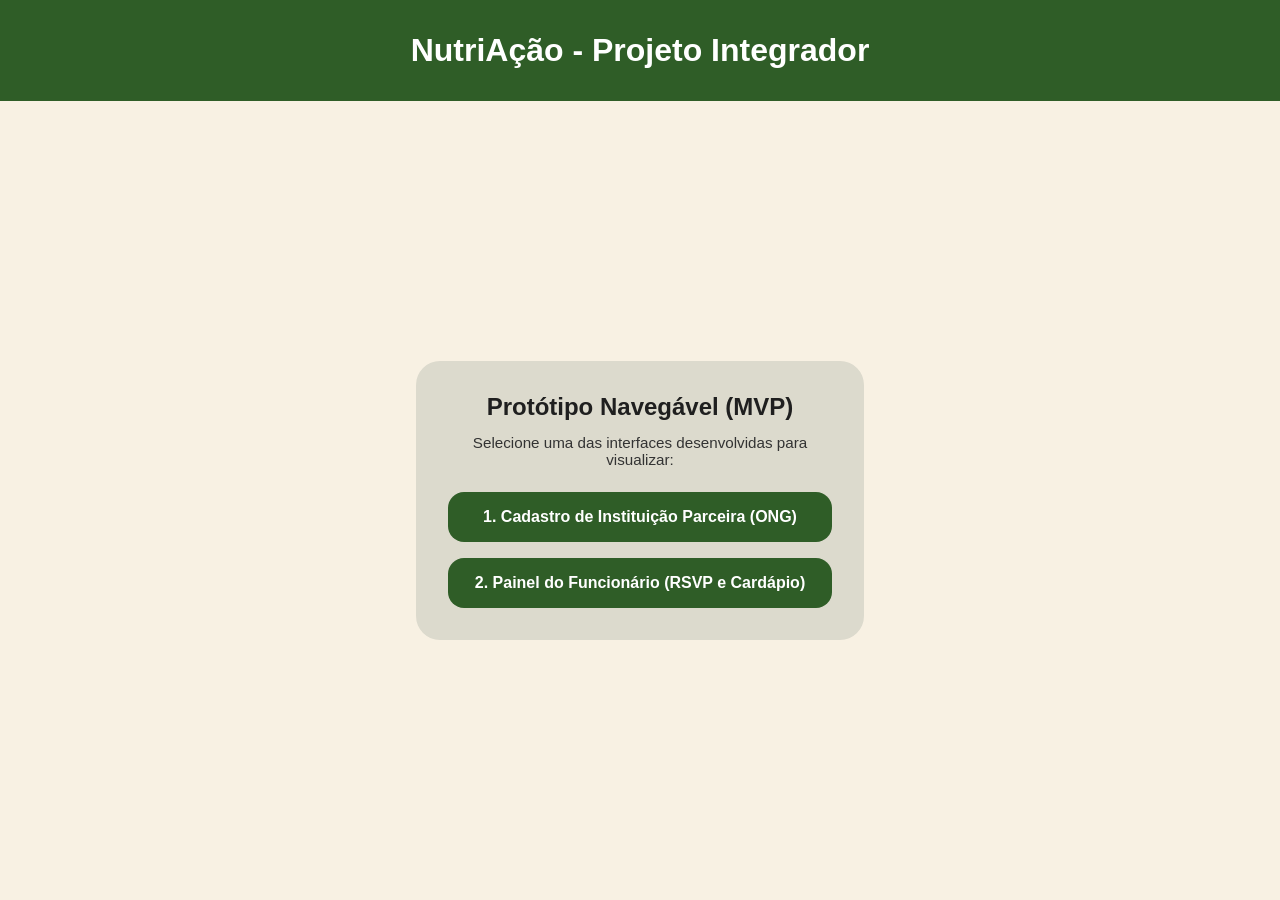
<file: index.html>
<!DOCTYPE html>
<html lang="pt-br">
<head>
    <meta charset="UTF-8">
    <meta name="viewport" content="width=device-width, initial-scale=1.0">
    <title>NutriAção - MVP Front-End</title>
    <style>
        * { margin: 0; padding: 0; box-sizing: border-box; }
        body {
            font-family: Arial, sans-serif;
            background-color: #f8f1e3;
            min-height: 100vh;
            display: flex;
            flex-direction: column;
        }
        header {
            background-color: #2f5d27;
            color: #ffffff;
            text-align: center;
            padding: 2rem 1rem;
        }
        main {
            flex: 1;
            display: flex;
            justify-content: center;
            align-items: center;
            padding: 1.5rem;
        }
        section {
            background-color: #dcdacd;
            width: 100%;
            max-width: 28rem;
            padding: 2rem;
            border-radius: 1.5rem;
            text-align: center;
        }
        h2 { margin-bottom: 0.8rem; color: #1f1f1f; }
        p { margin-bottom: 1.5rem; color: #333; font-size: 0.95rem; }
        a {
            display: block;
            width: 100%;
            padding: 1rem;
            margin-bottom: 1rem;
            background-color: #2f5d27;
            color: #ffffff;
            text-decoration: none;
            font-weight: bold;
            border-radius: 1rem;
        }
        a:last-child { margin-bottom: 0; }
        a:hover { background-color: #244a1f; }
    </style>
</head>
<body>
    <header>
        <h1>NutriAção - Projeto Integrador</h1>
    </header>
    <main>
        <section>
            <h2>Protótipo Navegável (MVP)</h2>
            <p>Selecione uma das interfaces desenvolvidas para visualizar:</p>
            <a href="03-front-end/nutriAcao-FICR-main/html/cadastro.html">1. Cadastro de Instituição Parceira (ONG)</a>
            <a href="03-front-end/nutriAcao-FICR-main/html/funcionario.html">2. Painel do Funcionário (RSVP e Cardápio)</a>
        </section>
    </main>
</body>
</html>
</file>
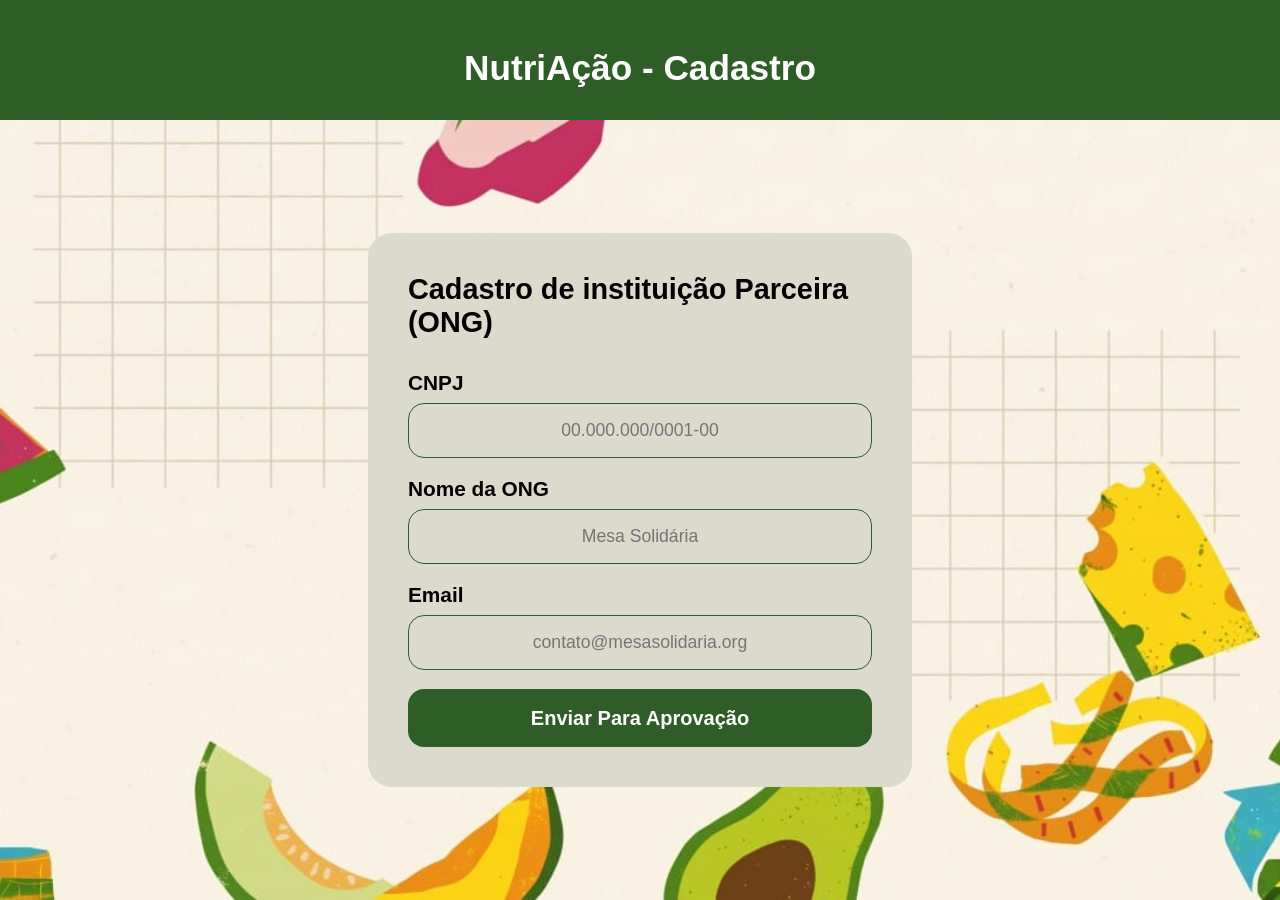
<file: 03-front-end/nutriAcao-FICR-main/html/cadastro.html>
<!DOCTYPE html>
<html lang="pt-br">
<head>
    <meta charset="UTF-8">
    <meta name="viewport" content="width=device-width, initial-scale=1.0">
    <title>Cadastro - NutriAção</title>
    <link rel="stylesheet" href="../css/cadastro.css">
   
</head>
<body>
    
    <header> <h1>NutriAção - Cadastro</h1></header> 

    <main> 
        <section>
            <h2>Cadastro de instituição Parceira (ONG)</h2> 

            <form action="#" method="post">

                <label for="cnpj">CNPJ</label> 
                

                <input 
                type="text" 
                id="cnpj" 
                name="cnpj" 
                placeholder="00.000.000/0001-00" 
                maxlength="18"
                
                required>
                
                <label for="nome">Nome da ONG</label>
                <input type="text" id="nome" name="nome" placeholder="Mesa Solidária" required>

                <label for="email">Email</label>
                <input type="email" id="email" name="email" placeholder="contato@mesasolidaria.org" required>
                
                <button type="submit">Enviar Para Aprovação</button>
                

            </form>

        </section>
    </main>



</body>
</html>
</file>
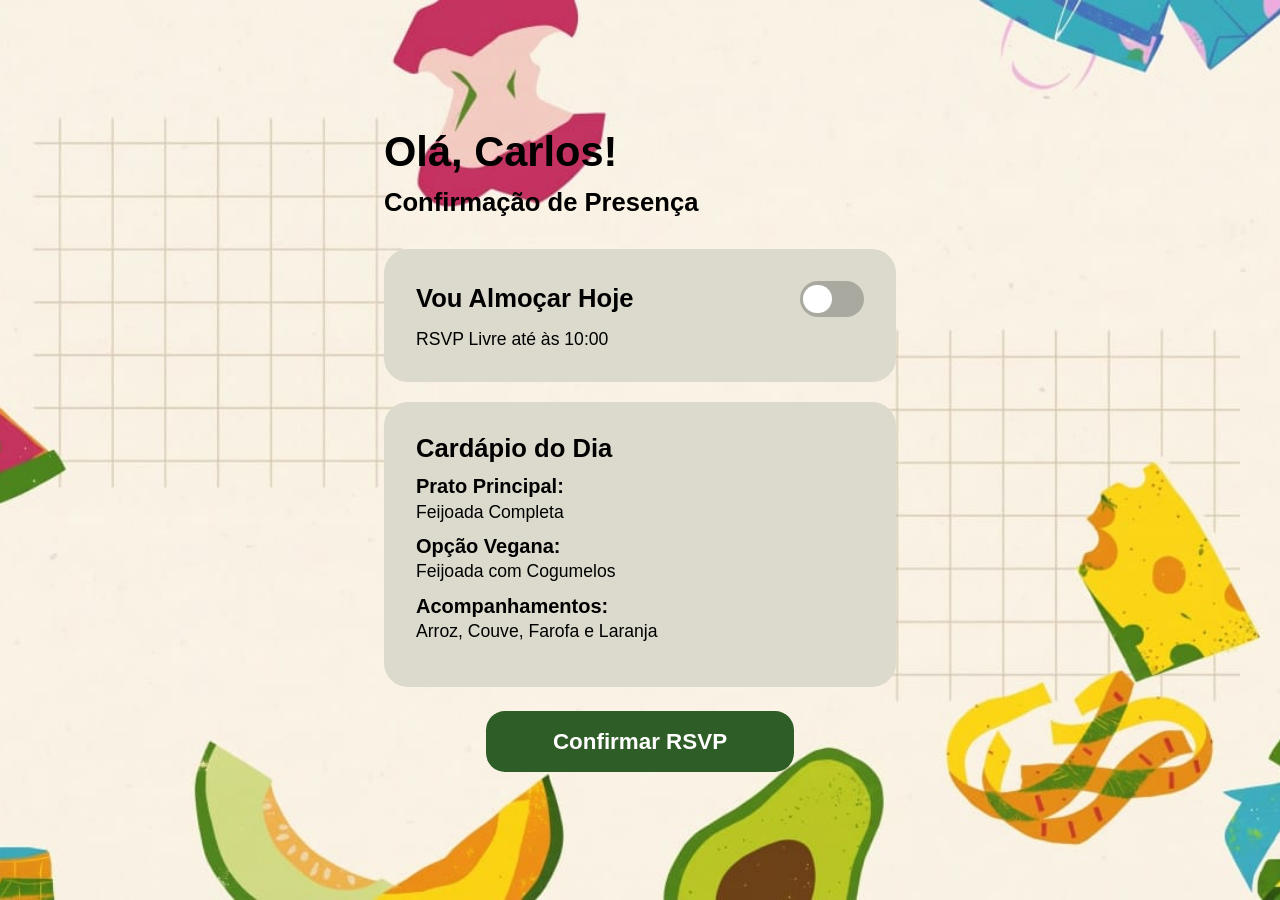
<file: 03-front-end/nutriAcao-FICR-main/html/funcionario.html>
<!DOCTYPE html>
<html lang="pt-br">
<head>
    <meta charset="UTF-8">
    <meta name="viewport" content="width=device-width, initial-scale=1.0">
    <title>Funcionário - NutriAção</title>
    <link rel="stylesheet" href="../css/funcionario.css">
</head>
<body>
    
    <main>
        <h1>Olá, Carlos!</h1>       

        <h2>Confirmação de Presença</h2>        

        <form action="#" method="post">     
            <section class="rsvp">
                <h3>
                    <label for="almoco">Vou Almoçar Hoje</label>
                </h3>

                <input type="checkbox" name="almoco" id="almoco">

                <p>RSVP Livre até às 10:00</p>
            </section>

            <section>
                <h3>Cardápio do Dia</h3>

                <h4>Prato Principal:</h4>
                <p>Feijoada Completa</p>

                <h4>Opção Vegana:</h4>
                <p>Feijoada com Cogumelos</p>

                <h4>Acompanhamentos:</h4>
                <p>Arroz, Couve, Farofa e Laranja</p>
            </section>

            <button type="submit">Confirmar RSVP</button>

        </form>
    </main>

</body>
</html>
</file>
<file: 03-front-end/nutriAcao-FICR-main/css/cadastro.css>
* { 
    margin: 0;      
    padding: 0;     
    box-sizing:border-box;      
}



body {
    font-family: Arial, sans-serif;     
    background-color: #f8f1e3;      
    background-image: url("../images/NutriAção - cadastro - fundo.jpg");;      
    background-size: cover;        
    background-position: center;        
    background-repeat: no-repeat;       
    min-height: 100vh;       
    background-attachment:fixed;
    display:flex;
    flex-direction:column;
}



header {
    background-color: #2f5d27;     
    color: #ffffff;     
    text-align: center;    
    padding: 2.5rem 1rem 1.5rem;        
}

h1 {
    font-size: 1.5rem;      
}



main {
    display: flex;      
    justify-content: center;       
    padding: 1.5rem 1rem;       
    flex: 1;
    align-items:center;
}



section {
    background-color: #dcdacd;      
    width: 100%;        
    max-width: 24rem;       
    padding: 1.5rem;        
    border-radius: 1.5rem;     
}

h2 {
    font-size: 1.4rem;     
    margin-bottom: 1.5rem;      
}



label {
    display: block;     
    font-size:1.2rem;       
    font-weight: bold;      
    margin-bottom: 0.5rem;     
}



input {
    display: block;     
    width: 100%;       
    padding: 0.9rem 1rem;       
    margin-bottom: 1.2rem;     
    font-size: 1rem;       
    text-align: center;     
    background-color: #dcdacd;     
    border: 1px solid #2f5d27;     
    border-radius:1rem;     
}

input:focus {
    outline: 2px solid #2f5d27;      
}



button {
    display: block;     
    width: 100%;        
    padding: 1rem;      
    font-size: 1.1rem;     
    font-weight: bold;      
    color: #ffffff;     
    background-color: #2f5d27;     
    border: none;       
    border-radius: 1rem;        
    cursor: pointer;       
}

button:hover {
    background-color: #244a1f;      
}



@media (min-width: 768px) {
    

    body {
        background-attachment: fixed;   
        background-image: url("../images/NutriAção - computador.jpeg");      
        background-size:cover;      
        background-position:center;    
    }

    header {
        padding: 3rem 2rem 2rem;       
    }

    h1 {
        font-size: 2.2rem;             
    }

    main {
        padding: 3rem 2rem;            
    }

    section {
        max-width: 34rem;              
        padding: 2.5rem;               
    }

    h2 {
        font-size: 1.8rem;              
        margin-bottom: 2rem;            
    }

    label {
        font-size: 1.3rem;              
    }

    input {
        padding: 1rem 1.2rem;           
        font-size: 1.1rem;             
    }

    button {
        padding: 1.1rem;                
        font-size: 1.25rem;             
    }
}
</file>
<file: 03-front-end/nutriAcao-FICR-main/css/funcionario.css>
* {
    margin: 0;
    padding: 0%;
    box-sizing: border-box;
}





body {
    font-family:Arial, Helvetica, sans-serif;
    background-color: #f8f1e3;
   background-image: url("../images/NutriAção - funcionario - fundo.jpg");
    background-size: cover;
    background-position: center;
    background-repeat: no-repeat;
    min-height: 100vh;
    display:flex;
    align-items:center;
    justify-content:center;
}



main {
    max-width: 24rem;
    margin: 0 auto;
    padding: 3rem 1rem 2rem;
    width: 100%;
}


h1 {
    font-size: 2rem;
    margin-bottom: 0.8rem;
}

h2 {
    font-size: 1.2rem;
    margin-bottom: 1.5rem;
}


section{
    background-color: #dcdacd;
    padding: 1.2rem;
    border-radius: 1.5rem;
    margin-bottom: 1.2rem;
}


h3 {
    font-size: 1.3rem;
    margin-bottom: 0.8rem;
}

h4 {
    font-size: 1.05rem;
    margin-bottom: 0.2rem;
}

p {
    font-size: 0.95rem;
    margin-bottom: 0.8rem;
}



.rsvp {
    display:flex;
    flex-wrap: wrap;
    align-items: center;
    justify-content: space-between;
}

.rsvp h3 {
    margin-bottom: 0;
}

.rsvp p {
    width: 100%;
    margin-top: 0.8rem;
    margin-bottom: 0;
}


button {
    display: block;
    width: 80%;
    margin: 1.5rem auto 0;
    padding: 1rem;
    font-size: 1.2rem;
    font-weight: bold;
    color: #ffffff;
    background-color: #2f5d27;
    border: none;
    border-radius: 1.2rem;
    cursor: pointer;
}

button:hover {
    background-color: #244a1f
}


input[type="checkbox"] {
    -webkit-appearance: none;
    appearance: none;
    position: relative;
    width: 3.4rem;
    height: 1.9rem;
    background-color: #a9a99f;
    border-radius: 2rem;
    cursor: pointer;
    transition: background-color 0.3s;
}


input[type="checkbox"]::before {
    content: "";
    position: absolute;
    top: 0.2rem;
    left: 0.2rem;
    width: 1.5rem;
    height: 1.5rem;
    background-color: #ffffff;
    border-radius: 50%;
    transition: transform 0.3s;
}


input[type="checkbox"]:checked {
    background-color: #34c759;
}

input[type="checkbox"]:checked::before {
    transform: translateX(1.5rem);
}



@media (min-width: 768px) {
    

    body {
        background-attachment: fixed;       
       background-image: url("../images/NutriAção - computador.jpeg");      
        background-size:cover;     
        background-position:center;     
    }

    main {
        max-width: 36rem;               
        padding: 3rem 2rem;             
    }

    h1 {
        font-size: 2.6rem;             
    }

    h2 {
        font-size: 1.6rem;             
        margin-bottom: 2rem;           
    }

    section {
        padding: 2rem;                  
    }

    h3 {
        font-size: 1.6rem;             
    }

    h4 {
        font-size: 1.25rem;             
    }

    p {
        font-size: 1.1rem;              
    }

    
    input[type="checkbox"] {
        width: 4rem;                    
        height: 2.2rem;                 
    }

    input[type="checkbox"]::before {
        width: 1.8rem;                  
        height: 1.8rem;
    }

    input[type="checkbox"]:checked::before {
        transform: translateX(1.8rem);  
    }

    button {
        width: 60%;                     
        padding: 1.1rem;                
        font-size: 1.4rem;              
    }
}
</file>
